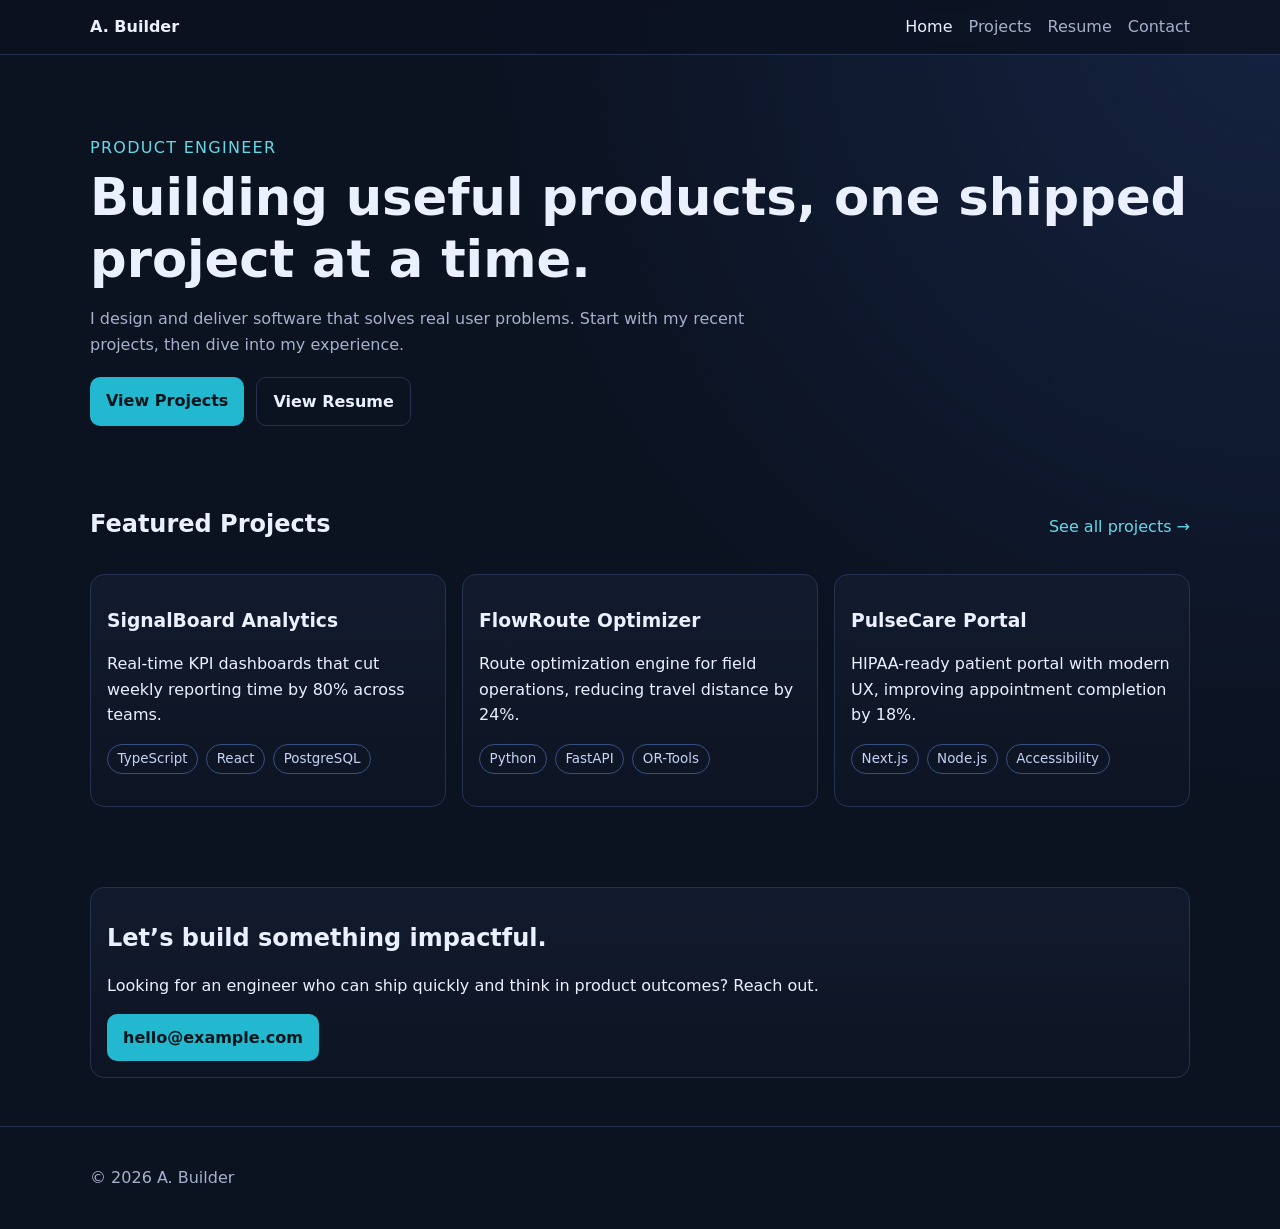
<file: index.html>
<!doctype html>
<html lang="en">
  <head>
    <meta charset="UTF-8" />
    <meta name="viewport" content="width=device-width, initial-scale=1.0" />
    <title>Portfolio | Project-First</title>
    <meta
      name="description"
      content="Project-first portfolio highlighting selected work, impact, and technical skills."
    />
    <link rel="stylesheet" href="styles.css" />
  </head>
  <body>
    <header class="site-header">
      <nav class="nav container" aria-label="Main navigation">
        <a class="brand" href="index.html">A. Builder</a>
        <button class="nav-toggle" aria-expanded="false" aria-controls="nav-links">
          Menu
        </button>
        <ul id="nav-links" class="nav-links">
          <li><a class="active" href="index.html">Home</a></li>
          <li><a href="projects.html">Projects</a></li>
          <li><a href="resume.html">Resume</a></li>
          <li><a href="#contact">Contact</a></li>
        </ul>
      </nav>
    </header>

    <main>
      <section class="hero container">
        <p class="eyebrow">Product Engineer</p>
        <h1>Building useful products, one shipped project at a time.</h1>
        <p class="lead">
          I design and deliver software that solves real user problems. Start with my recent
          projects, then dive into my experience.
        </p>
        <div class="hero-actions">
          <a class="btn btn-primary" href="projects.html">View Projects</a>
          <a class="btn btn-secondary" href="resume.html">View Resume</a>
        </div>
      </section>

      <section class="container section">
        <div class="section-head">
          <h2>Featured Projects</h2>
          <a href="projects.html" class="text-link">See all projects →</a>
        </div>

        <div class="project-grid">
          <article class="card">
            <h3>SignalBoard Analytics</h3>
            <p>Real-time KPI dashboards that cut weekly reporting time by 80% across teams.</p>
            <ul class="tags">
              <li>TypeScript</li>
              <li>React</li>
              <li>PostgreSQL</li>
            </ul>
          </article>
          <article class="card">
            <h3>FlowRoute Optimizer</h3>
            <p>
              Route optimization engine for field operations, reducing travel distance by 24%.
            </p>
            <ul class="tags">
              <li>Python</li>
              <li>FastAPI</li>
              <li>OR-Tools</li>
            </ul>
          </article>
          <article class="card">
            <h3>PulseCare Portal</h3>
            <p>
              HIPAA-ready patient portal with modern UX, improving appointment completion by 18%.
            </p>
            <ul class="tags">
              <li>Next.js</li>
              <li>Node.js</li>
              <li>Accessibility</li>
            </ul>
          </article>
        </div>
      </section>

      <section class="container section" id="contact">
        <div class="contact-card">
          <h2>Let’s build something impactful.</h2>
          <p>
            Looking for an engineer who can ship quickly and think in product outcomes? Reach out.
          </p>
          <a class="btn btn-primary" href="mailto:hello@example.com">hello@example.com</a>
        </div>
      </section>
    </main>

    <footer class="site-footer">
      <div class="container">
        <p>© 2026 A. Builder</p>
      </div>
    </footer>

    <script src="script.js"></script>
  </body>
</html>
</file>
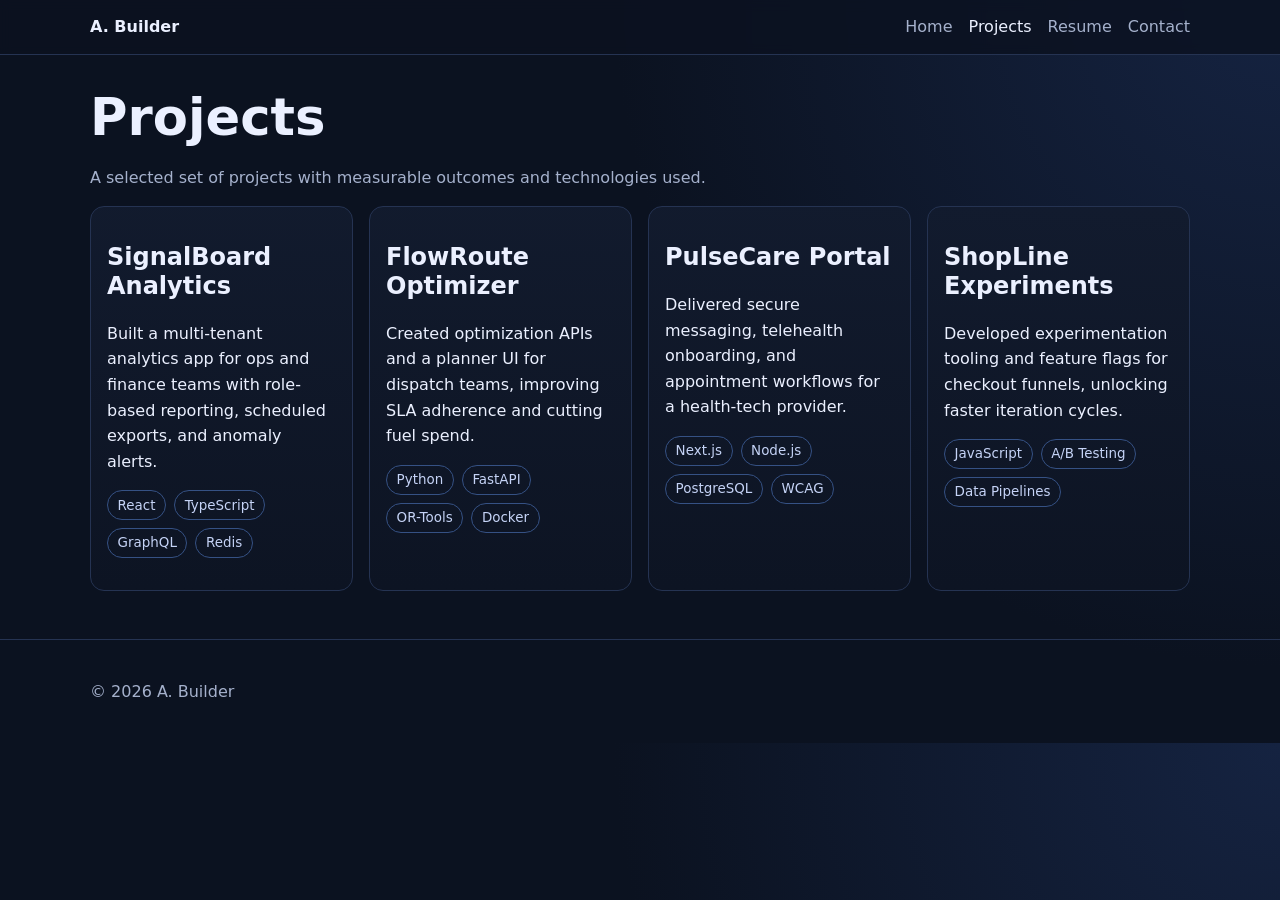
<file: projects.html>
<!doctype html>
<html lang="en">
  <head>
    <meta charset="UTF-8" />
    <meta name="viewport" content="width=device-width, initial-scale=1.0" />
    <title>Projects | Portfolio</title>
    <meta name="description" content="Project portfolio with case-study highlights and tech tags." />
    <link rel="stylesheet" href="styles.css" />
  </head>
  <body>
    <header class="site-header">
      <nav class="nav container" aria-label="Main navigation">
        <a class="brand" href="index.html">A. Builder</a>
        <button class="nav-toggle" aria-expanded="false" aria-controls="nav-links">Menu</button>
        <ul id="nav-links" class="nav-links">
          <li><a href="index.html">Home</a></li>
          <li><a class="active" href="projects.html">Projects</a></li>
          <li><a href="resume.html">Resume</a></li>
          <li><a href="resume.html#contact">Contact</a></li>
        </ul>
      </nav>
    </header>

    <main class="container section">
      <h1>Projects</h1>
      <p class="lead">A selected set of projects with measurable outcomes and technologies used.</p>

      <div class="project-grid">
        <article class="card">
          <h2>SignalBoard Analytics</h2>
          <p>
            Built a multi-tenant analytics app for ops and finance teams with role-based reporting,
            scheduled exports, and anomaly alerts.
          </p>
          <ul class="tags">
            <li>React</li>
            <li>TypeScript</li>
            <li>GraphQL</li>
            <li>Redis</li>
          </ul>
        </article>

        <article class="card">
          <h2>FlowRoute Optimizer</h2>
          <p>
            Created optimization APIs and a planner UI for dispatch teams, improving SLA adherence
            and cutting fuel spend.
          </p>
          <ul class="tags">
            <li>Python</li>
            <li>FastAPI</li>
            <li>OR-Tools</li>
            <li>Docker</li>
          </ul>
        </article>

        <article class="card">
          <h2>PulseCare Portal</h2>
          <p>
            Delivered secure messaging, telehealth onboarding, and appointment workflows for a
            health-tech provider.
          </p>
          <ul class="tags">
            <li>Next.js</li>
            <li>Node.js</li>
            <li>PostgreSQL</li>
            <li>WCAG</li>
          </ul>
        </article>

        <article class="card">
          <h2>ShopLine Experiments</h2>
          <p>
            Developed experimentation tooling and feature flags for checkout funnels, unlocking
            faster iteration cycles.
          </p>
          <ul class="tags">
            <li>JavaScript</li>
            <li>A/B Testing</li>
            <li>Data Pipelines</li>
          </ul>
        </article>
      </div>
    </main>

    <footer class="site-footer">
      <div class="container">
        <p>© 2026 A. Builder</p>
      </div>
    </footer>

    <script src="script.js"></script>
  </body>
</html>
</file>
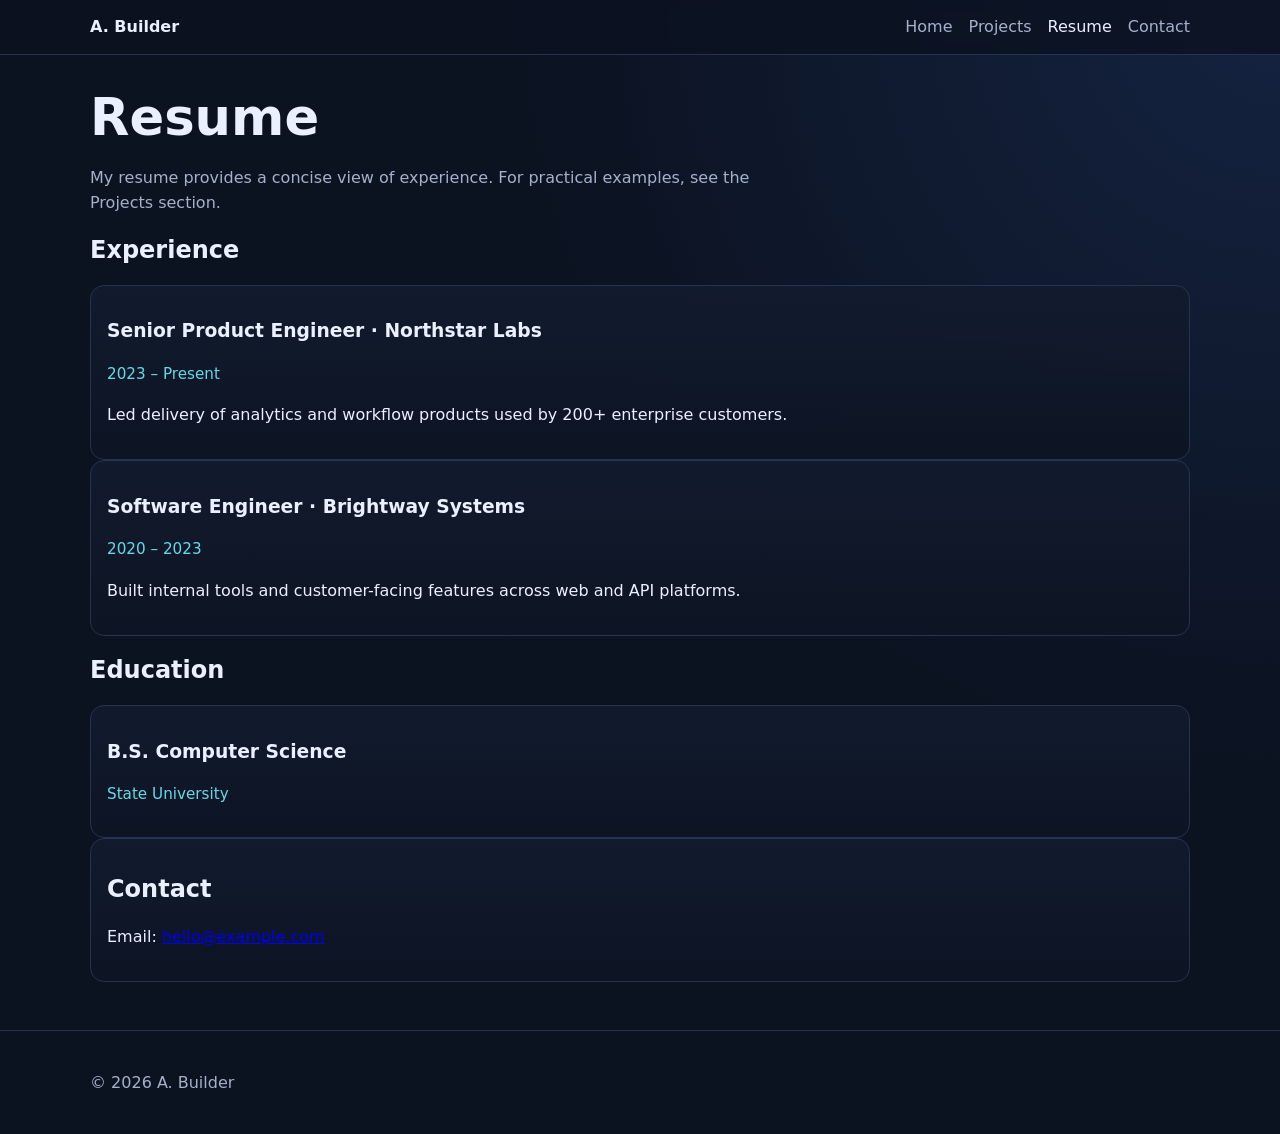
<file: resume.html>
<!doctype html>
<html lang="en">
  <head>
    <meta charset="UTF-8" />
    <meta name="viewport" content="width=device-width, initial-scale=1.0" />
    <title>Resume | Portfolio</title>
    <meta name="description" content="Professional experience and education." />
    <link rel="stylesheet" href="styles.css" />
  </head>
  <body>
    <header class="site-header">
      <nav class="nav container" aria-label="Main navigation">
        <a class="brand" href="index.html">A. Builder</a>
        <button class="nav-toggle" aria-expanded="false" aria-controls="nav-links">Menu</button>
        <ul id="nav-links" class="nav-links">
          <li><a href="index.html">Home</a></li>
          <li><a href="projects.html">Projects</a></li>
          <li><a class="active" href="resume.html">Resume</a></li>
          <li><a href="#contact">Contact</a></li>
        </ul>
      </nav>
    </header>

    <main class="container section resume">
      <h1>Resume</h1>
      <p class="lead">
        My resume provides a concise view of experience. For practical examples, see the Projects
        section.
      </p>

      <h2>Experience</h2>
      <div class="timeline-item">
        <h3>Senior Product Engineer · Northstar Labs</h3>
        <p class="meta">2023 – Present</p>
        <p>Led delivery of analytics and workflow products used by 200+ enterprise customers.</p>
      </div>
      <div class="timeline-item">
        <h3>Software Engineer · Brightway Systems</h3>
        <p class="meta">2020 – 2023</p>
        <p>Built internal tools and customer-facing features across web and API platforms.</p>
      </div>

      <h2>Education</h2>
      <div class="timeline-item">
        <h3>B.S. Computer Science</h3>
        <p class="meta">State University</p>
      </div>

      <section id="contact" class="contact-card">
        <h2>Contact</h2>
        <p>Email: <a href="mailto:hello@example.com">hello@example.com</a></p>
      </section>
    </main>

    <footer class="site-footer">
      <div class="container">
        <p>© 2026 A. Builder</p>
      </div>
    </footer>

    <script src="script.js"></script>
  </body>
</html>
</file>
<file: styles.css>
:root {
  --bg: #0b1220;
  --surface: #121b2e;
  --text: #ebf0ff;
  --muted: #a5b1cc;
  --accent: #66d9e8;
  --accent-strong: #22b8cf;
  --border: #253352;
}

* {
  box-sizing: border-box;
}

body {
  margin: 0;
  font-family: Inter, system-ui, -apple-system, Segoe UI, Roboto, sans-serif;
  background: radial-gradient(circle at top right, #152341, var(--bg) 45%);
  color: var(--text);
  line-height: 1.6;
}

.container {
  width: min(1100px, 92vw);
  margin: 0 auto;
}

.site-header {
  border-bottom: 1px solid var(--border);
  position: sticky;
  top: 0;
  backdrop-filter: blur(6px);
  background: rgb(11 18 32 / 0.82);
}

.nav {
  display: flex;
  align-items: center;
  justify-content: space-between;
  padding: 0.9rem 0;
}

.brand {
  font-weight: 700;
  text-decoration: none;
  color: var(--text);
}

.nav-links {
  list-style: none;
  display: flex;
  gap: 1rem;
  margin: 0;
  padding: 0;
}

.nav-links a {
  color: var(--muted);
  text-decoration: none;
}

.nav-links a.active,
.nav-links a:hover {
  color: var(--text);
}

.nav-toggle {
  display: none;
  background: transparent;
  color: var(--text);
  border: 1px solid var(--border);
  padding: 0.4rem 0.7rem;
  border-radius: 8px;
}

.hero {
  padding: 4rem 0 2rem;
}

.eyebrow {
  text-transform: uppercase;
  letter-spacing: 0.08em;
  color: var(--accent);
  margin-bottom: 0.4rem;
}

h1,
h2,
h3 {
  line-height: 1.2;
}

h1 {
  font-size: clamp(2rem, 4vw, 3.3rem);
  margin: 0 0 1rem;
}

.lead {
  color: var(--muted);
  max-width: 65ch;
}

.section {
  padding: 2rem 0 3rem;
}

.section-head {
  display: flex;
  align-items: baseline;
  justify-content: space-between;
  gap: 1rem;
}

.text-link {
  color: var(--accent);
  text-decoration: none;
}

.hero-actions {
  display: flex;
  gap: 0.75rem;
  margin-top: 1.25rem;
}

.btn {
  text-decoration: none;
  padding: 0.65rem 1rem;
  border-radius: 10px;
  font-weight: 600;
  display: inline-block;
}

.btn-primary {
  background: var(--accent-strong);
  color: #00151b;
}

.btn-secondary {
  border: 1px solid var(--border);
  color: var(--text);
}

.project-grid {
  display: grid;
  grid-template-columns: repeat(auto-fit, minmax(230px, 1fr));
  gap: 1rem;
  margin-top: 1rem;
}

.card,
.contact-card,
.timeline-item {
  border: 1px solid var(--border);
  background: linear-gradient(180deg, rgb(18 27 46 / 0.96), rgb(13 20 35 / 0.98));
  border-radius: 14px;
  padding: 1rem;
}

.tags {
  list-style: none;
  padding: 0;
  display: flex;
  flex-wrap: wrap;
  gap: 0.5rem;
  margin-top: 1rem;
}

.tags li {
  border: 1px solid #355184;
  color: #c5d3f6;
  border-radius: 999px;
  padding: 0.2rem 0.6rem;
  font-size: 0.84rem;
}

.meta {
  color: var(--accent);
  font-size: 0.95rem;
}

.site-footer {
  border-top: 1px solid var(--border);
  color: var(--muted);
  padding: 1.4rem 0;
}

@media (max-width: 760px) {
  .nav-toggle {
    display: inline-block;
  }

  .nav-links {
    display: none;
    position: absolute;
    top: 58px;
    right: 4vw;
    background: var(--surface);
    border: 1px solid var(--border);
    border-radius: 12px;
    flex-direction: column;
    padding: 0.75rem;
    min-width: 170px;
  }

  .nav-links.open {
    display: flex;
  }
}
</file>
